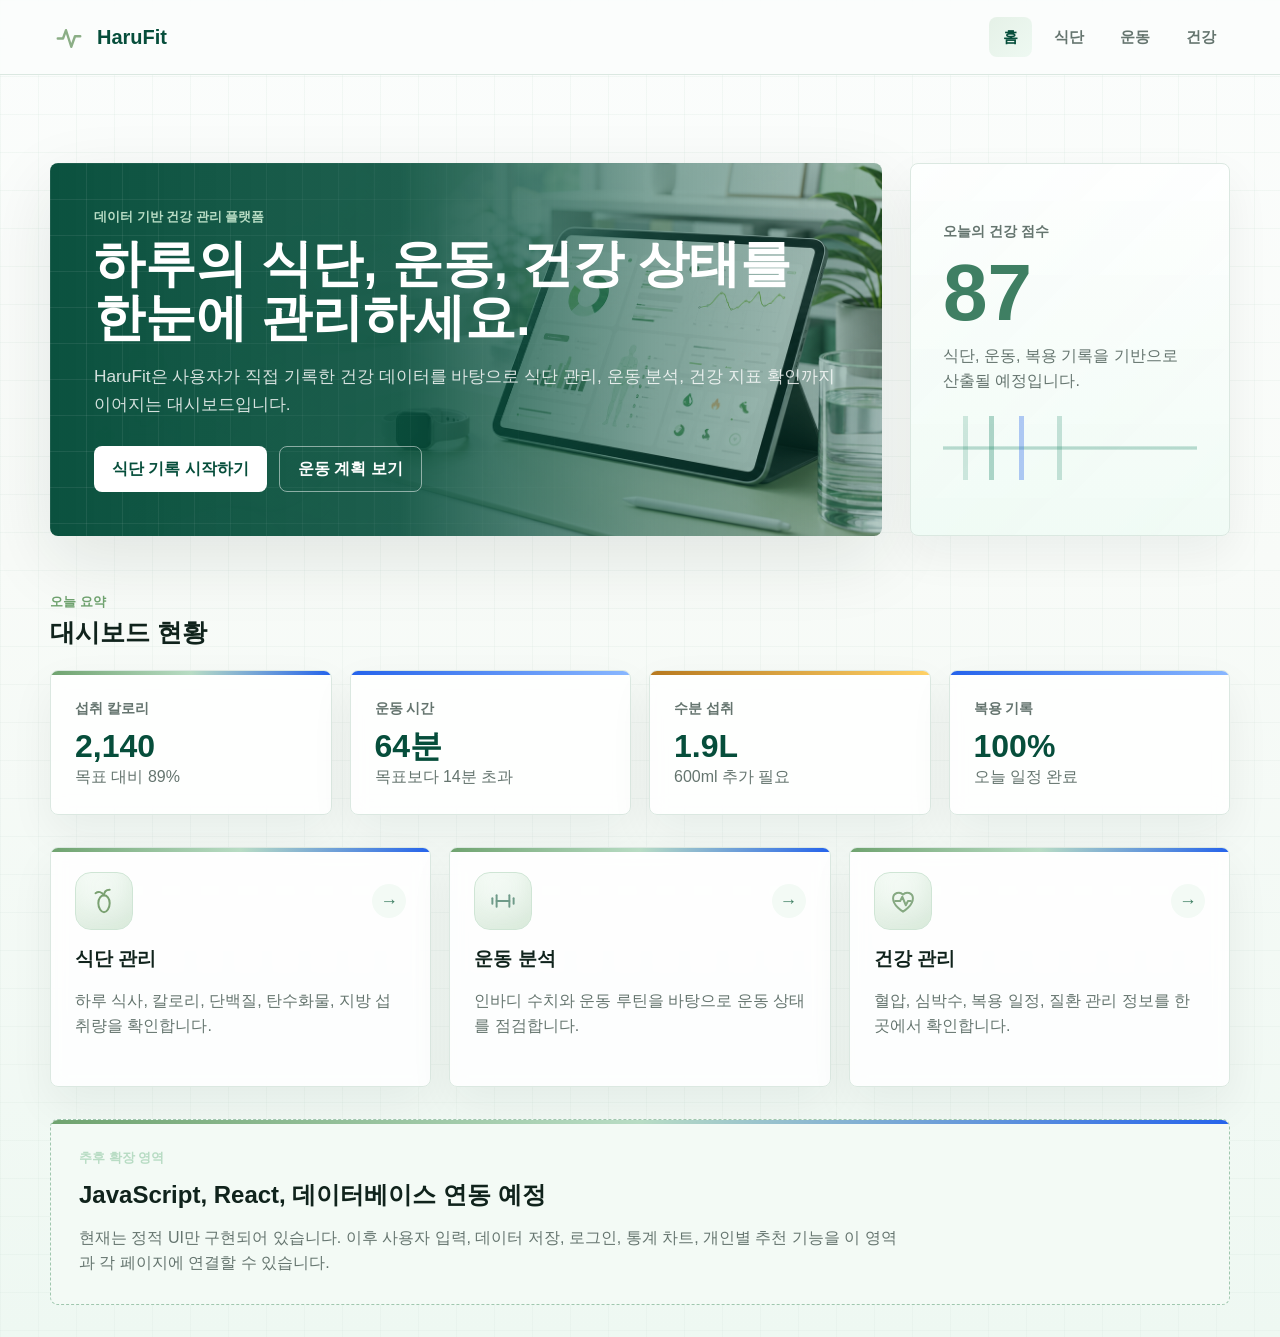
<file: HealthService/html/index.html>
<!DOCTYPE html>
<html lang="ko">
<head>
  <meta charset="UTF-8" />
  <meta name="viewport" content="width=device-width, initial-scale=1.0" />
  <title>HaruFit | 메인</title>
  <link rel="stylesheet" href="../css/styles.css" />
</head>
<body>
  <header class="site-header">
    <nav class="navbar" aria-label="주요 메뉴">
      <a class="brand" href="index.html">
        <span class="brand-mark" aria-hidden="true">
          <svg viewBox="0 0 40 40" focusable="false">
            <path d="M5 22h7l4-11 7 22 5-14h7" />
          </svg>
        </span>
        HaruFit
      </a>
      <ul class="nav-links">
        <li><a class="active" href="index.html">홈</a></li>
        <li><a href="diet.html">식단</a></li>
        <li><a href="exercise.html">운동</a></li>
        <li><a href="health.html">건강</a></li>
      </ul>
    </nav>
  </header>

  <main>
    <section class="hero section">
      <div class="hero-content">
        <p class="eyebrow">데이터 기반 건강 관리 플랫폼</p>
        <h1>하루의 식단, 운동, 건강 상태를 한눈에 관리하세요.</h1>
        <p class="hero-text">
          HaruFit은 사용자가 직접 기록한 건강 데이터를 바탕으로 식단 관리,
          운동 분석, 건강 지표 확인까지 이어지는 대시보드입니다.
        </p>
        <div class="hero-actions">
          <a class="button primary" href="diet.html">식단 기록 시작하기</a>
          <a class="button secondary" href="exercise.html">운동 계획 보기</a>
        </div>
      </div>
      <aside class="hero-panel" aria-label="오늘의 건강 요약">
        <span class="panel-label">오늘의 건강 점수</span>
        <strong>87</strong>
        <p>식단, 운동, 복용 기록을 기반으로 산출될 예정입니다.</p>
      </aside>
    </section>

    <section class="section">
      <div class="section-heading">
        <p class="eyebrow">오늘 요약</p>
        <h2>대시보드 현황</h2>
      </div>
      <div class="stats-grid">
        <article class="metric-card">
          <span>섭취 칼로리</span>
          <strong>2,140</strong>
          <p>목표 대비 89%</p>
        </article>
        <article class="metric-card">
          <span>운동 시간</span>
          <strong>64분</strong>
          <p>목표보다 14분 초과</p>
        </article>
        <article class="metric-card">
          <span>수분 섭취</span>
          <strong>1.9L</strong>
          <p>600ml 추가 필요</p>
        </article>
        <article class="metric-card">
          <span>복용 기록</span>
          <strong>100%</strong>
          <p>오늘 일정 완료</p>
        </article>
      </div>
    </section>

    <section class="section feature-grid" aria-label="주요 기능">
      <a class="feature-card" href="diet.html" aria-label="식단 관리 페이지로 이동">
        <div class="feature-card-top">
          <div class="feature-icon feature-icon-diet" aria-hidden="true">
            <svg viewBox="0 0 48 48" focusable="false">
              <path d="M24 16c-4 0-8 4-8 11 0 7 4 13 8 13s8-6 8-13c0-7-4-11-8-11Z" />
              <path d="M24 16c0-5 3-8 8-8" />
              <path d="M24 16c-3-5-8-6-12-3" />
            </svg>
          </div>
          <span class="feature-arrow">→</span>
        </div>
        <h3>식단 관리</h3>
        <p>하루 식사, 칼로리, 단백질, 탄수화물, 지방 섭취량을 확인합니다.</p>
      </a>

      <a class="feature-card" href="exercise.html" aria-label="운동 분석 페이지로 이동">
        <div class="feature-card-top">
          <div class="feature-icon feature-icon-exercise" aria-hidden="true">
            <svg viewBox="0 0 48 48" focusable="false">
              <path d="M9 28v-8" />
              <path d="M15 32V16" />
              <path d="M33 32V16" />
              <path d="M39 28v-8" />
              <path d="M15 24h18" />
            </svg>
          </div>
          <span class="feature-arrow">→</span>
        </div>
        <h3>운동 분석</h3>
        <p>인바디 수치와 운동 루틴을 바탕으로 운동 상태를 점검합니다.</p>
      </a>

      <a class="feature-card" href="health.html" aria-label="건강 관리 페이지로 이동">
        <div class="feature-card-top">
          <div class="feature-icon feature-icon-health" aria-hidden="true">
            <svg viewBox="0 0 48 48" focusable="false">
              <path d="M24 39s-14-8-14-19a8 8 0 0 1 14-5 8 8 0 0 1 14 5c0 11-14 19-14 19Z" />
              <path d="M13 24h7l3-6 5 12 3-6h4" />
            </svg>
          </div>
          <span class="feature-arrow">→</span>
        </div>
        <h3>건강 관리</h3>
        <p>혈압, 심박수, 복용 일정, 질환 관리 정보를 한곳에서 확인합니다.</p>
      </a>
    </section>

    <section class="section placeholder-card">
      <p class="eyebrow">추후 확장 영역</p>
      <h2>JavaScript, React, 데이터베이스 연동 예정</h2>
      <p>
        현재는 정적 UI만 구현되어 있습니다. 이후 사용자 입력, 데이터 저장,
        로그인, 통계 차트, 개인별 추천 기능을 이 영역과 각 페이지에 연결할 수 있습니다.
      </p>
    </section>
  </main>
</body>
</html>
</file>
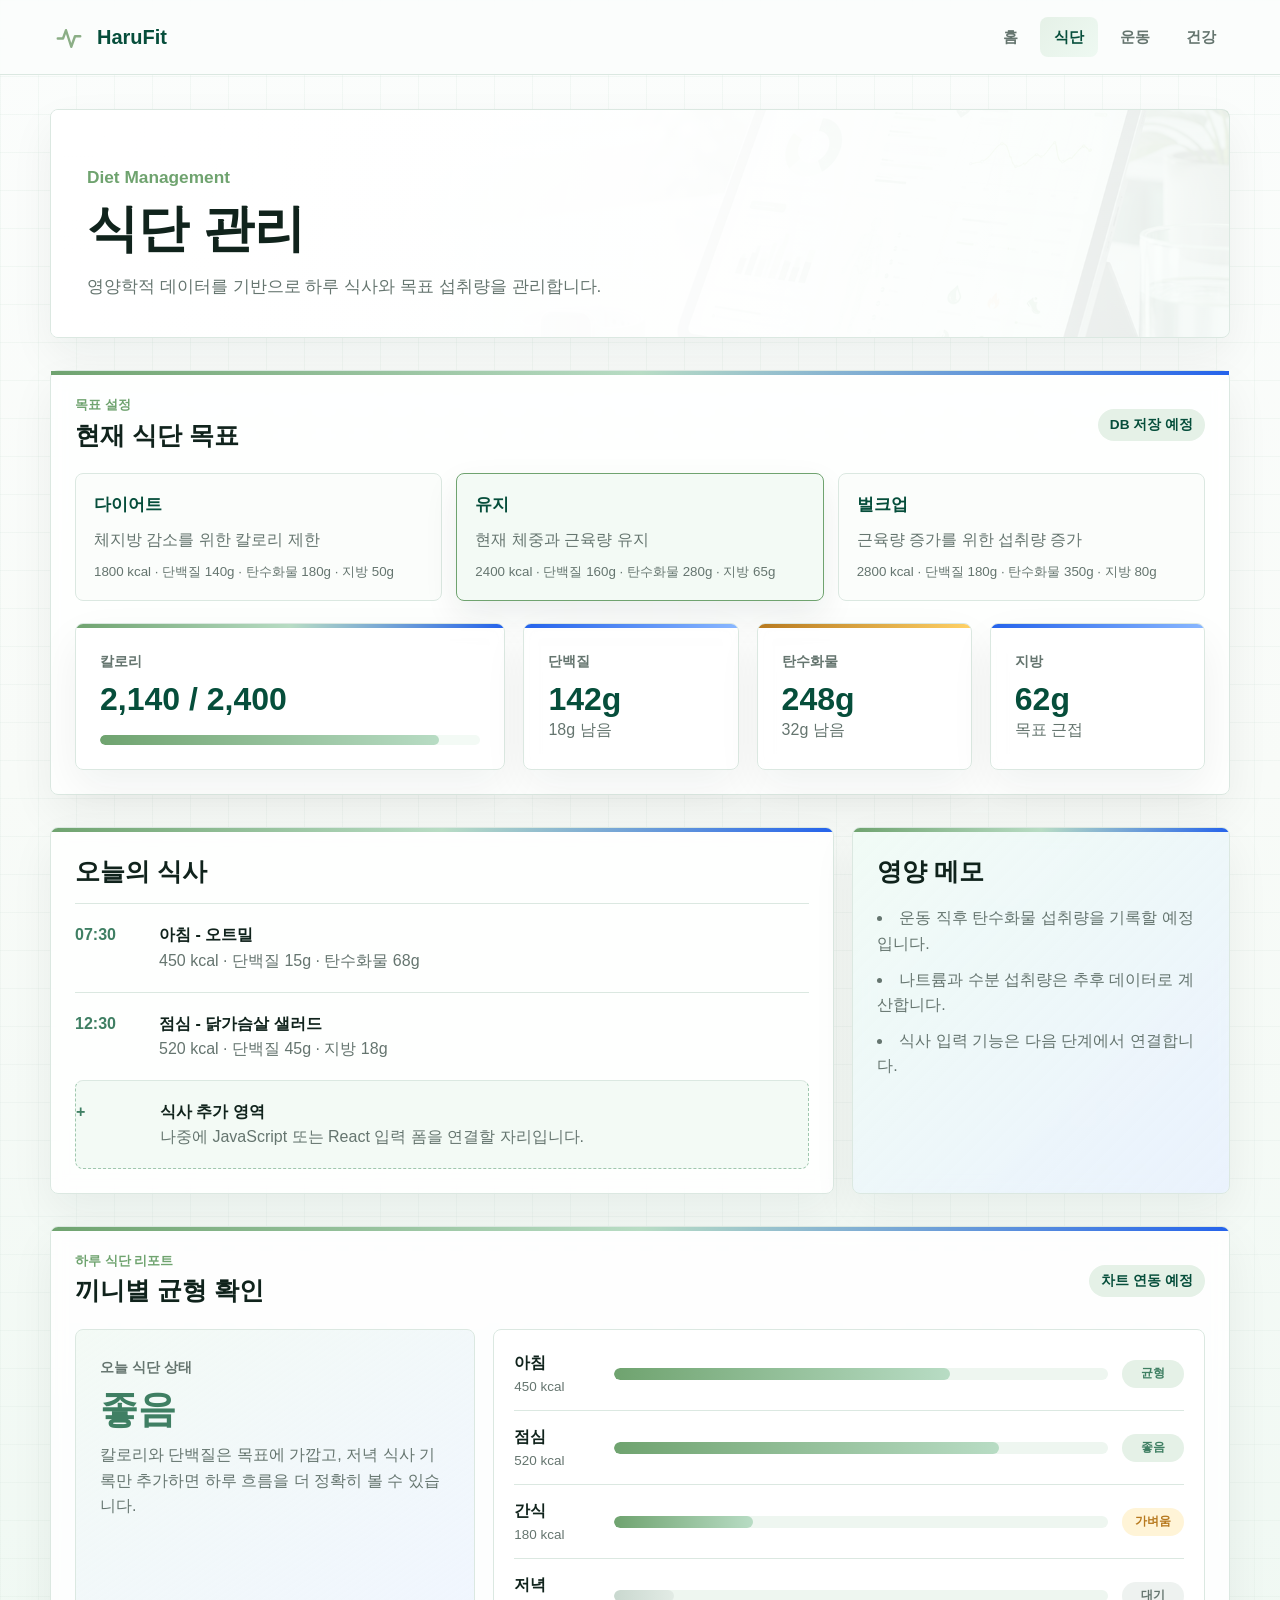
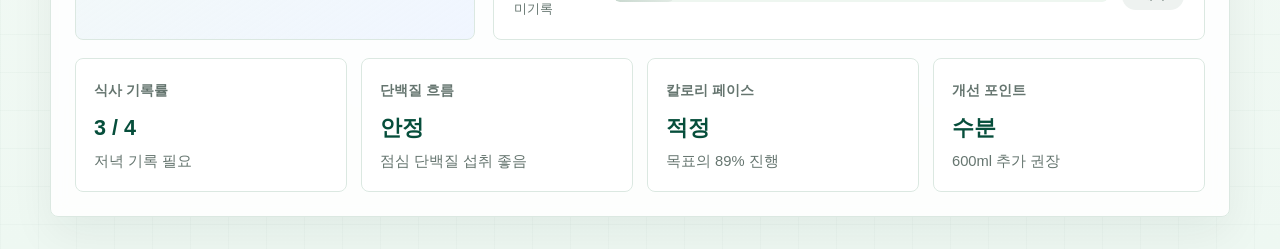
<file: HealthService/html/diet.html>
<!DOCTYPE html>
<html lang="ko">
<head>
  <meta charset="UTF-8" />
  <meta name="viewport" content="width=device-width, initial-scale=1.0" />
  <title>HaruFit | 식단 관리</title>
  <link rel="stylesheet" href="../css/styles.css" />
</head>
<body>
  <header class="site-header">
    <nav class="navbar" aria-label="주요 메뉴">
      <a class="brand" href="index.html">
        <span class="brand-mark" aria-hidden="true">
          <svg viewBox="0 0 40 40" focusable="false">
            <path d="M5 22h7l4-11 7 22 5-14h7" />
          </svg>
        </span>
        HaruFit
      </a>
      <ul class="nav-links">
        <li><a href="index.html">홈</a></li>
        <li><a class="active" href="diet.html">식단</a></li>
        <li><a href="exercise.html">운동</a></li>
        <li><a href="health.html">건강</a></li>
      </ul>
    </nav>
  </header>

  <main>
    <section class="page-title section">
      <p class="eyebrow">Diet Management</p>
      <h1>식단 관리</h1>
      <p>영양학적 데이터를 기반으로 하루 식사와 목표 섭취량을 관리합니다.</p>
    </section>

    <section class="section content-card diet-goal-board">
      <input class="goal-radio" type="radio" name="diet-goal" id="goal-cut" />
      <input class="goal-radio" type="radio" name="diet-goal" id="goal-maintain" checked />
      <input class="goal-radio" type="radio" name="diet-goal" id="goal-bulk" />

      <div class="section-heading row-between">
        <div>
          <p class="eyebrow">목표 설정</p>
          <h2>현재 식단 목표</h2>
        </div>
        <span class="future-pill">DB 저장 예정</span>
      </div>
      <div class="choice-grid">
        <label class="choice-card" for="goal-cut">
          <strong>다이어트</strong>
          <p>체지방 감소를 위한 칼로리 제한</p>
          <small>1800 kcal · 단백질 140g · 탄수화물 180g · 지방 50g</small>
        </label>
        <label class="choice-card" for="goal-maintain">
          <strong>유지</strong>
          <p>현재 체중과 근육량 유지</p>
          <small>2400 kcal · 단백질 160g · 탄수화물 280g · 지방 65g</small>
        </label>
        <label class="choice-card" for="goal-bulk">
          <strong>벌크업</strong>
          <p>근육량 증가를 위한 섭취량 증가</p>
          <small>2800 kcal · 단백질 180g · 탄수화물 350g · 지방 80g</small>
        </label>
      </div>

      <div class="goal-summary goal-summary-cut">
        <div class="dashboard-grid">
          <article class="metric-card large-card">
            <span>칼로리</span>
            <strong>1,620 / 1,800</strong>
            <div class="progress"><span style="width: 90%"></span></div>
          </article>
          <article class="metric-card">
            <span>단백질</span>
            <strong>118g</strong>
            <p>22g 남음</p>
          </article>
          <article class="metric-card">
            <span>탄수화물</span>
            <strong>145g</strong>
            <p>35g 남음</p>
          </article>
          <article class="metric-card">
            <span>지방</span>
            <strong>42g</strong>
            <p>8g 남음</p>
          </article>
        </div>
      </div>

      <div class="goal-summary goal-summary-maintain">
        <div class="dashboard-grid">
          <article class="metric-card large-card">
            <span>칼로리</span>
            <strong>2,140 / 2,400</strong>
            <div class="progress"><span style="width: 89%"></span></div>
          </article>
          <article class="metric-card">
            <span>단백질</span>
            <strong>142g</strong>
            <p>18g 남음</p>
          </article>
          <article class="metric-card">
            <span>탄수화물</span>
            <strong>248g</strong>
            <p>32g 남음</p>
          </article>
          <article class="metric-card">
            <span>지방</span>
            <strong>62g</strong>
            <p>목표 근접</p>
          </article>
        </div>
      </div>

      <div class="goal-summary goal-summary-bulk">
        <div class="dashboard-grid">
          <article class="metric-card large-card">
            <span>칼로리</span>
            <strong>2,520 / 2,800</strong>
            <div class="progress"><span style="width: 90%"></span></div>
          </article>
          <article class="metric-card">
            <span>단백질</span>
            <strong>156g</strong>
            <p>24g 남음</p>
          </article>
          <article class="metric-card">
            <span>탄수화물</span>
            <strong>305g</strong>
            <p>45g 남음</p>
          </article>
          <article class="metric-card">
            <span>지방</span>
            <strong>71g</strong>
            <p>9g 남음</p>
          </article>
        </div>
      </div>
    </section>

    <section class="section two-column">
      <article class="content-card">
        <h2>오늘의 식사</h2>
        <div class="list-item">
          <span>07:30</span>
          <div><strong>아침 - 오트밀</strong><p>450 kcal · 단백질 15g · 탄수화물 68g</p></div>
        </div>
        <div class="list-item">
          <span>12:30</span>
          <div><strong>점심 - 닭가슴살 샐러드</strong><p>520 kcal · 단백질 45g · 지방 18g</p></div>
        </div>
        <div class="list-item empty-slot">
          <span>+</span>
          <div><strong>식사 추가 영역</strong><p>나중에 JavaScript 또는 React 입력 폼을 연결할 자리입니다.</p></div>
        </div>
      </article>
      <article class="content-card highlight-card">
        <h2>영양 메모</h2>
        <ul class="check-list">
          <li>운동 직후 탄수화물 섭취량을 기록할 예정입니다.</li>
          <li>나트륨과 수분 섭취량은 추후 데이터로 계산합니다.</li>
          <li>식사 입력 기능은 다음 단계에서 연결합니다.</li>
        </ul>
      </article>
    </section>

    <section class="section content-card daily-meal-report">
      <div class="section-heading row-between">
        <div>
          <p class="eyebrow">하루 식단 리포트</p>
          <h2>끼니별 균형 확인</h2>
        </div>
        <span class="future-pill">차트 연동 예정</span>
      </div>

      <div class="meal-report-grid">
        <article class="meal-score-card">
          <span class="score-label">오늘 식단 상태</span>
          <strong>좋음</strong>
          <p>칼로리와 단백질은 목표에 가깝고, 저녁 식사 기록만 추가하면 하루 흐름을 더 정확히 볼 수 있습니다.</p>
        </article>

        <article class="meal-chart-card">
          <div class="meal-chart-row">
            <div>
              <strong>아침</strong>
              <span>450 kcal</span>
            </div>
            <div class="meal-bar"><span style="width: 68%"></span></div>
            <em class="status-good">균형</em>
          </div>
          <div class="meal-chart-row">
            <div>
              <strong>점심</strong>
              <span>520 kcal</span>
            </div>
            <div class="meal-bar"><span style="width: 78%"></span></div>
            <em class="status-good">좋음</em>
          </div>
          <div class="meal-chart-row">
            <div>
              <strong>간식</strong>
              <span>180 kcal</span>
            </div>
            <div class="meal-bar"><span style="width: 28%"></span></div>
            <em class="status-watch">가벼움</em>
          </div>
          <div class="meal-chart-row">
            <div>
              <strong>저녁</strong>
              <span>미기록</span>
            </div>
            <div class="meal-bar muted-bar"><span style="width: 12%"></span></div>
            <em class="status-empty">대기</em>
          </div>
        </article>
      </div>

      <div class="nutrition-mini-grid">
        <article>
          <span>식사 기록률</span>
          <strong>3 / 4</strong>
          <p>저녁 기록 필요</p>
        </article>
        <article>
          <span>단백질 흐름</span>
          <strong>안정</strong>
          <p>점심 단백질 섭취 좋음</p>
        </article>
        <article>
          <span>칼로리 페이스</span>
          <strong>적정</strong>
          <p>목표의 89% 진행</p>
        </article>
        <article>
          <span>개선 포인트</span>
          <strong>수분</strong>
          <p>600ml 추가 권장</p>
        </article>
      </div>
    </section>
  </main>
</body>
</html>
</file>
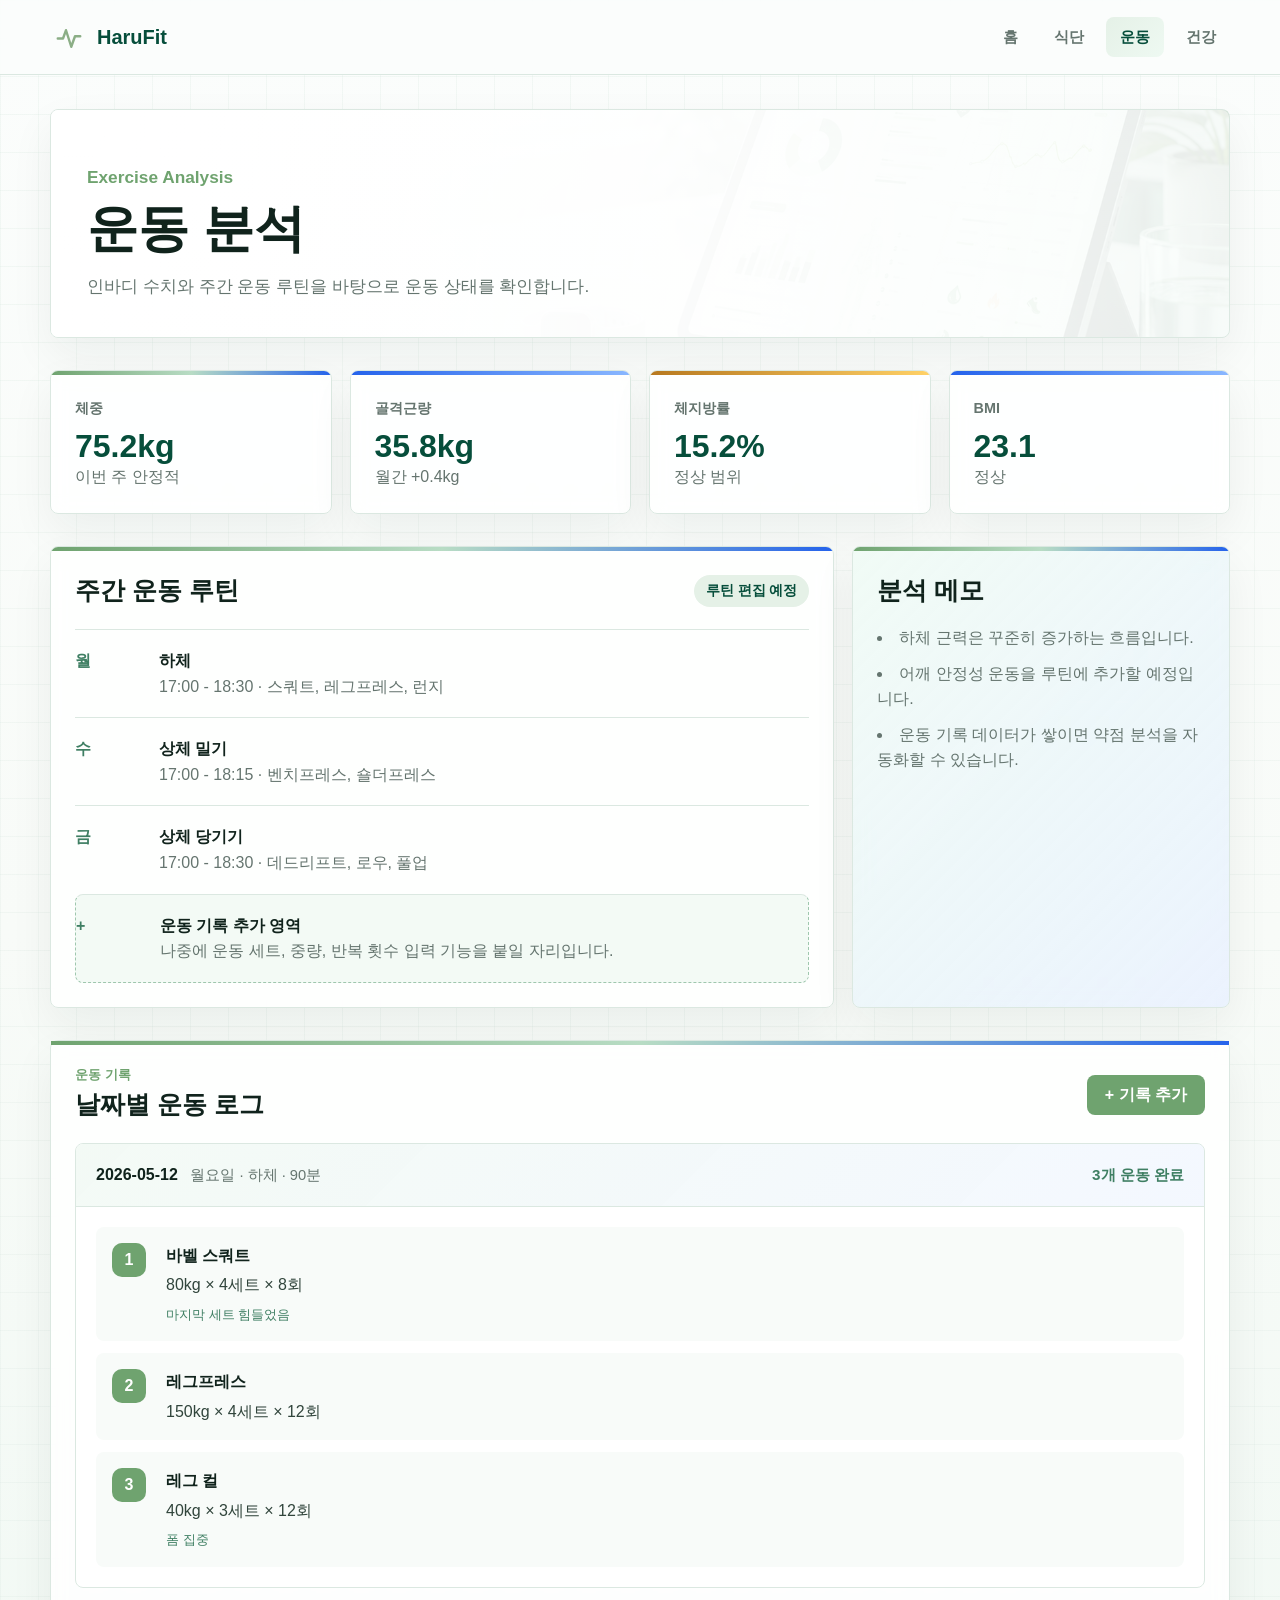
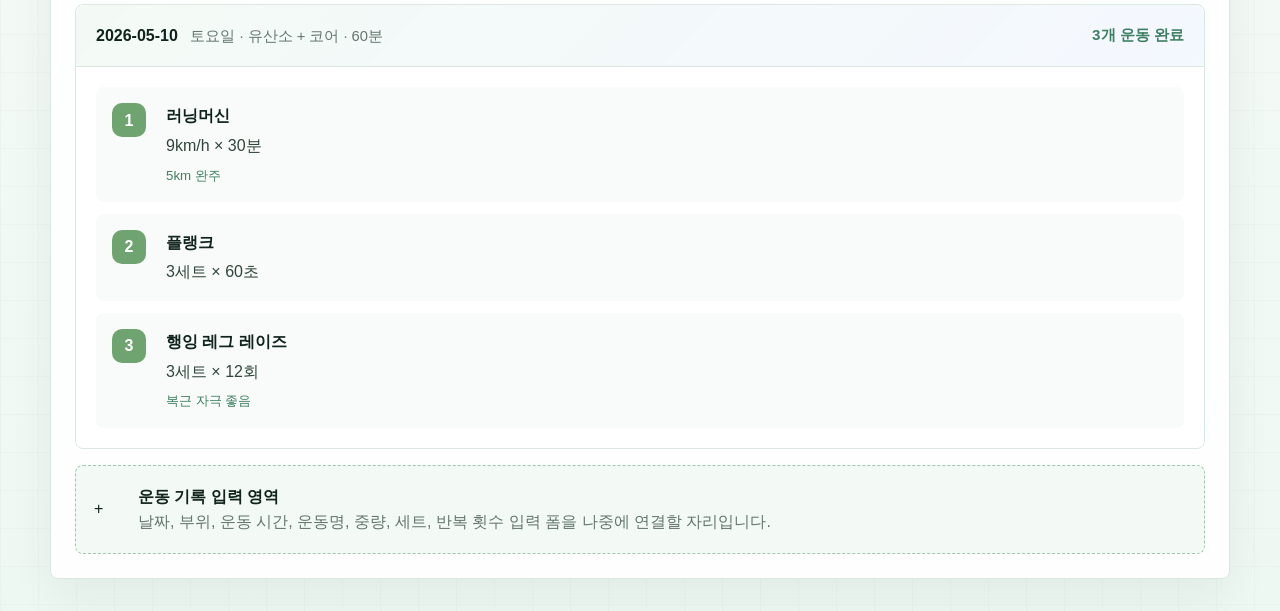
<file: HealthService/html/exercise.html>
<!DOCTYPE html>
<html lang="ko">
<head>
  <meta charset="UTF-8" />
  <meta name="viewport" content="width=device-width, initial-scale=1.0" />
  <title>HaruFit | 운동 분석</title>
  <link rel="stylesheet" href="../css/styles.css" />
</head>
<body>
  <header class="site-header">
    <nav class="navbar" aria-label="주요 메뉴">
      <a class="brand" href="index.html">
        <span class="brand-mark" aria-hidden="true">
          <svg viewBox="0 0 40 40" focusable="false">
            <path d="M5 22h7l4-11 7 22 5-14h7" />
          </svg>
        </span>
        HaruFit
      </a>
      <ul class="nav-links">
        <li><a href="index.html">홈</a></li>
        <li><a href="diet.html">식단</a></li>
        <li><a class="active" href="exercise.html">운동</a></li>
        <li><a href="health.html">건강</a></li>
      </ul>
    </nav>
  </header>

  <main>
    <section class="page-title section">
      <p class="eyebrow">Exercise Analysis</p>
      <h1>운동 분석</h1>
      <p>인바디 수치와 주간 운동 루틴을 바탕으로 운동 상태를 확인합니다.</p>
    </section>

    <section class="section stats-grid">
      <article class="metric-card">
        <span>체중</span>
        <strong>75.2kg</strong>
        <p>이번 주 안정적</p>
      </article>
      <article class="metric-card">
        <span>골격근량</span>
        <strong>35.8kg</strong>
        <p>월간 +0.4kg</p>
      </article>
      <article class="metric-card">
        <span>체지방률</span>
        <strong>15.2%</strong>
        <p>정상 범위</p>
      </article>
      <article class="metric-card">
        <span>BMI</span>
        <strong>23.1</strong>
        <p>정상</p>
      </article>
    </section>

    <section class="section two-column">
      <article class="content-card">
        <div class="section-heading row-between">
          <h2>주간 운동 루틴</h2>
          <span class="future-pill">루틴 편집 예정</span>
        </div>
        <div class="list-item">
          <span>월</span>
          <div><strong>하체</strong><p>17:00 - 18:30 · 스쿼트, 레그프레스, 런지</p></div>
        </div>
        <div class="list-item">
          <span>수</span>
          <div><strong>상체 밀기</strong><p>17:00 - 18:15 · 벤치프레스, 숄더프레스</p></div>
        </div>
        <div class="list-item">
          <span>금</span>
          <div><strong>상체 당기기</strong><p>17:00 - 18:30 · 데드리프트, 로우, 풀업</p></div>
        </div>
        <div class="list-item empty-slot">
          <span>+</span>
          <div><strong>운동 기록 추가 영역</strong><p>나중에 운동 세트, 중량, 반복 횟수 입력 기능을 붙일 자리입니다.</p></div>
        </div>
      </article>
      <article class="content-card highlight-card">
        <h2>분석 메모</h2>
        <ul class="check-list">
          <li>하체 근력은 꾸준히 증가하는 흐름입니다.</li>
          <li>어깨 안정성 운동을 루틴에 추가할 예정입니다.</li>
          <li>운동 기록 데이터가 쌓이면 약점 분석을 자동화할 수 있습니다.</li>
        </ul>
      </article>
    </section>

    <section class="section content-card workout-log-section">
      <div class="section-heading row-between">
        <div>
          <p class="eyebrow">운동 기록</p>
          <h2>날짜별 운동 로그</h2>
        </div>
        <a class="button compact-button" href="#workout-entry">+ 기록 추가</a>
      </div>

      <article class="workout-log-card">
        <header class="workout-log-header">
          <div>
            <span class="log-date">2026-05-12</span>
            <span class="log-meta">월요일 · 하체 · 90분</span>
          </div>
          <strong>3개 운동 완료</strong>
        </header>

        <div class="workout-items">
          <div class="workout-item">
            <span class="workout-number">1</span>
            <div>
              <h3>바벨 스쿼트</h3>
              <p>80kg × 4세트 × 8회</p>
              <small>마지막 세트 힘들었음</small>
            </div>
          </div>
          <div class="workout-item">
            <span class="workout-number">2</span>
            <div>
              <h3>레그프레스</h3>
              <p>150kg × 4세트 × 12회</p>
            </div>
          </div>
          <div class="workout-item">
            <span class="workout-number">3</span>
            <div>
              <h3>레그 컬</h3>
              <p>40kg × 3세트 × 12회</p>
              <small>폼 집중</small>
            </div>
          </div>
        </div>
      </article>

      <article class="workout-log-card">
        <header class="workout-log-header">
          <div>
            <span class="log-date">2026-05-10</span>
            <span class="log-meta">토요일 · 유산소 + 코어 · 60분</span>
          </div>
          <strong>3개 운동 완료</strong>
        </header>

        <div class="workout-items">
          <div class="workout-item">
            <span class="workout-number">1</span>
            <div>
              <h3>러닝머신</h3>
              <p>9km/h × 30분</p>
              <small>5km 완주</small>
            </div>
          </div>
          <div class="workout-item">
            <span class="workout-number">2</span>
            <div>
              <h3>플랭크</h3>
              <p>3세트 × 60초</p>
            </div>
          </div>
          <div class="workout-item">
            <span class="workout-number">3</span>
            <div>
              <h3>행잉 레그 레이즈</h3>
              <p>3세트 × 12회</p>
              <small>복근 자극 좋음</small>
            </div>
          </div>
        </div>
      </article>

      <div class="empty-slot workout-entry-slot" id="workout-entry">
        <span>+</span>
        <div>
          <strong>운동 기록 입력 영역</strong>
          <p>날짜, 부위, 운동 시간, 운동명, 중량, 세트, 반복 횟수 입력 폼을 나중에 연결할 자리입니다.</p>
        </div>
      </div>
    </section>
  </main>
</body>
</html>
</file>
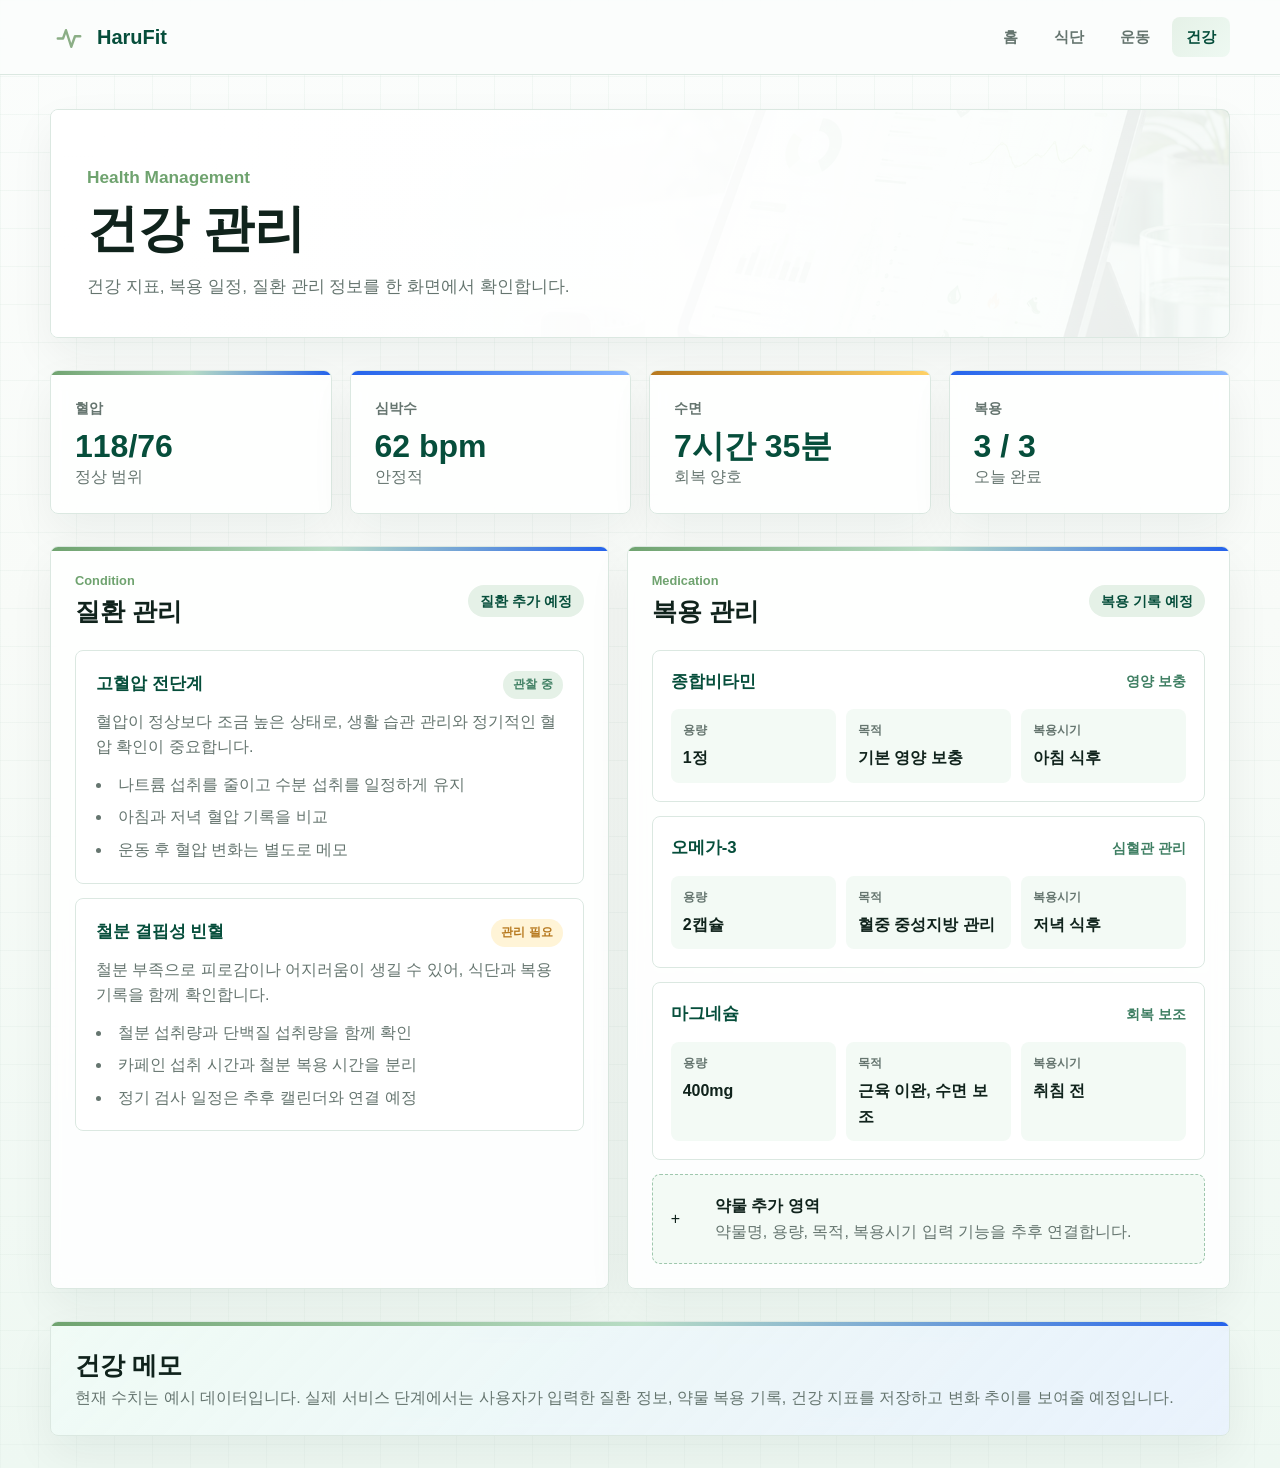
<file: HealthService/html/health.html>
<!DOCTYPE html>
<html lang="ko">
<head>
  <meta charset="UTF-8" />
  <meta name="viewport" content="width=device-width, initial-scale=1.0" />
  <title>HaruFit | 건강 관리</title>
  <link rel="stylesheet" href="../css/styles.css" />
</head>
<body>
  <header class="site-header">
    <nav class="navbar" aria-label="주요 메뉴">
      <a class="brand" href="index.html">
        <span class="brand-mark" aria-hidden="true">
          <svg viewBox="0 0 40 40" focusable="false">
            <path d="M5 22h7l4-11 7 22 5-14h7" />
          </svg>
        </span>
        HaruFit
      </a>
      <ul class="nav-links">
        <li><a href="index.html">홈</a></li>
        <li><a href="diet.html">식단</a></li>
        <li><a href="exercise.html">운동</a></li>
        <li><a class="active" href="health.html">건강</a></li>
      </ul>
    </nav>
  </header>

  <main>
    <section class="page-title section">
      <p class="eyebrow">Health Management</p>
      <h1>건강 관리</h1>
      <p>건강 지표, 복용 일정, 질환 관리 정보를 한 화면에서 확인합니다.</p>
    </section>

    <section class="section stats-grid">
      <article class="metric-card">
        <span>혈압</span>
        <strong>118/76</strong>
        <p>정상 범위</p>
      </article>
      <article class="metric-card">
        <span>심박수</span>
        <strong>62 bpm</strong>
        <p>안정적</p>
      </article>
      <article class="metric-card">
        <span>수면</span>
        <strong>7시간 35분</strong>
        <p>회복 양호</p>
      </article>
      <article class="metric-card">
        <span>복용</span>
        <strong>3 / 3</strong>
        <p>오늘 완료</p>
      </article>
    </section>

    <section class="section health-management-grid">
      <article class="content-card">
        <div class="section-heading row-between">
          <div>
            <p class="eyebrow">Condition</p>
            <h2>질환 관리</h2>
          </div>
          <span class="future-pill">질환 추가 예정</span>
        </div>

        <div class="condition-card">
          <div class="condition-header">
            <strong>고혈압 전단계</strong>
            <span class="status-good">관찰 중</span>
          </div>
          <p>
            혈압이 정상보다 조금 높은 상태로, 생활 습관 관리와 정기적인 혈압 확인이 중요합니다.
          </p>
          <ul>
            <li>나트륨 섭취를 줄이고 수분 섭취를 일정하게 유지</li>
            <li>아침과 저녁 혈압 기록을 비교</li>
            <li>운동 후 혈압 변화는 별도로 메모</li>
          </ul>
        </div>

        <div class="condition-card">
          <div class="condition-header">
            <strong>철분 결핍성 빈혈</strong>
            <span class="status-watch">관리 필요</span>
          </div>
          <p>
            철분 부족으로 피로감이나 어지러움이 생길 수 있어, 식단과 복용 기록을 함께 확인합니다.
          </p>
          <ul>
            <li>철분 섭취량과 단백질 섭취량을 함께 확인</li>
            <li>카페인 섭취 시간과 철분 복용 시간을 분리</li>
            <li>정기 검사 일정은 추후 캘린더와 연결 예정</li>
          </ul>
        </div>
      </article>

      <article class="content-card medication-card">
        <div class="section-heading row-between">
          <div>
            <p class="eyebrow">Medication</p>
            <h2>복용 관리</h2>
          </div>
          <span class="future-pill">복용 기록 예정</span>
        </div>

        <div class="medicine-list">
          <article class="medicine-item">
            <div>
              <strong>종합비타민</strong>
              <span>영양 보충</span>
            </div>
            <dl>
              <div><dt>용량</dt><dd>1정</dd></div>
              <div><dt>목적</dt><dd>기본 영양 보충</dd></div>
              <div><dt>복용시기</dt><dd>아침 식후</dd></div>
            </dl>
          </article>

          <article class="medicine-item">
            <div>
              <strong>오메가-3</strong>
              <span>심혈관 관리</span>
            </div>
            <dl>
              <div><dt>용량</dt><dd>2캡슐</dd></div>
              <div><dt>목적</dt><dd>혈중 중성지방 관리</dd></div>
              <div><dt>복용시기</dt><dd>저녁 식후</dd></div>
            </dl>
          </article>

          <article class="medicine-item">
            <div>
              <strong>마그네슘</strong>
              <span>회복 보조</span>
            </div>
            <dl>
              <div><dt>용량</dt><dd>400mg</dd></div>
              <div><dt>목적</dt><dd>근육 이완, 수면 보조</dd></div>
              <div><dt>복용시기</dt><dd>취침 전</dd></div>
            </dl>
          </article>
        </div>

        <div class="empty-slot medicine-entry-slot">
          <span>+</span>
          <div><strong>약물 추가 영역</strong><p>약물명, 용량, 목적, 복용시기 입력 기능을 추후 연결합니다.</p></div>
        </div>
      </article>
    </section>

    <section class="section content-card highlight-card">
      <h2>건강 메모</h2>
        <p>
          현재 수치는 예시 데이터입니다. 실제 서비스 단계에서는 사용자가 입력한
          질환 정보, 약물 복용 기록, 건강 지표를 저장하고 변화 추이를 보여줄 예정입니다.
        </p>
    </section>
  </main>
</body>
</html>
</file>
<file: HealthService/css/styles.css>
:root {
  --green-900: #064e3b;
  --green-800: #3f7f63;
  --green-700: #6fa36f;
  --green-100: #e5f1e7;
  --green-50: #f3faf5;
  --mint: #b8dcc4;
  --blue-100: #e7f0ff;
  --blue-700: #2563eb;
  --amber-100: #fff4d7;
  --amber-700: #b7791f;
  --ink: #10231c;
  --muted: #65756f;
  --line: #dbe8e1;
  --card: #ffffff;
  --page: #f8fbf8;
  --shadow: 0 18px 45px rgba(16, 35, 28, 0.06);
  --shadow-strong: 0 24px 70px rgba(16, 35, 28, 0.1);
}

* {
  box-sizing: border-box;
  margin: 0;
  padding: 0;
}

body {
  min-height: 100vh;
  background:
    linear-gradient(90deg, rgba(219, 232, 225, 0.28) 1px, transparent 1px),
    linear-gradient(180deg, rgba(219, 232, 225, 0.28) 1px, transparent 1px),
    linear-gradient(180deg, #fbfdfc 0%, var(--page) 42%, #eef8f2 100%);
  background-size: 38px 38px, 38px 38px, auto;
  color: var(--ink);
  font-family: "Noto Sans KR", "Apple SD Gothic Neo", "Malgun Gothic", Arial, sans-serif;
  line-height: 1.6;
}

a {
  color: inherit;
  text-decoration: none;
}

ul {
  list-style-position: inside;
}

.site-header {
  position: sticky;
  top: 0;
  z-index: 10;
  background: rgba(251, 253, 252, 0.88);
  border-bottom: 1px solid var(--line);
  backdrop-filter: blur(12px);
}

.navbar {
  width: min(1180px, calc(100% - 32px));
  margin: 0 auto;
  min-height: 74px;
  display: flex;
  align-items: center;
  justify-content: space-between;
  gap: 24px;
}

.brand {
  display: inline-flex;
  align-items: center;
  gap: 9px;
  color: var(--green-900);
  font-size: 1.25rem;
  font-weight: 800;
  white-space: nowrap;
}

.brand-mark {
  width: 38px;
  height: 30px;
  display: inline-grid;
  place-items: center;
  color: #8bae86;
}

.brand-mark svg {
  width: 100%;
  height: 100%;
}

.brand-mark path {
  fill: none;
  stroke: currentColor;
  stroke-width: 3.2;
  stroke-linecap: round;
  stroke-linejoin: round;
}

.nav-links {
  display: flex;
  align-items: center;
  justify-content: flex-end;
  flex-wrap: wrap;
  gap: 8px;
  list-style: none;
}

.nav-links a {
  display: inline-flex;
  align-items: center;
  min-height: 40px;
  padding: 0 14px;
  border-radius: 8px;
  color: var(--muted);
  font-size: 0.95rem;
  font-weight: 700;
}

.nav-links a:hover,
.nav-links a.active {
  background: linear-gradient(135deg, var(--green-100), #eef9f2);
  color: var(--green-900);
}

main {
  width: min(1180px, calc(100% - 32px));
  margin: 0 auto;
}

.section {
  margin: 32px 0;
}

.hero {
  display: grid;
  grid-template-columns: minmax(0, 1fr) 320px;
  gap: 28px;
  align-items: stretch;
  padding: 56px 0 24px;
}

.hero-content {
  position: relative;
  overflow: hidden;
  padding: 44px;
  border-radius: 8px;
  background:
    linear-gradient(90deg, rgba(6, 78, 59, 0.98) 0%, rgba(6, 78, 59, 0.9) 42%, rgba(6, 78, 59, 0.52) 72%, rgba(6, 78, 59, 0.3) 100%),
    url("../assets/healthcare-hero.png") center right / cover no-repeat;
  color: white;
  box-shadow: var(--shadow-strong);
}

.hero-content::before {
  content: "";
  position: absolute;
  inset: 0;
  background:
    linear-gradient(90deg, rgba(255, 255, 255, 0.08) 1px, transparent 1px),
    linear-gradient(180deg, rgba(255, 255, 255, 0.08) 1px, transparent 1px);
  background-size: 36px 36px;
  mask-image: linear-gradient(90deg, black 0%, transparent 72%);
  pointer-events: none;
}

.hero-content > * {
  position: relative;
  z-index: 1;
}

.eyebrow {
  color: var(--mint);
  font-size: 0.8rem;
  font-weight: 800;
  letter-spacing: 0;
}

.hero h1,
.page-title h1 {
  max-width: 760px;
  margin-top: 10px;
  font-size: clamp(2.1rem, 4vw, 4.6rem);
  line-height: 1.05;
}

.hero-text,
.page-title p {
  max-width: 760px;
  margin-top: 18px;
  color: rgba(255, 255, 255, 0.82);
  font-size: 1.08rem;
}

.hero-actions {
  display: flex;
  flex-wrap: wrap;
  gap: 12px;
  margin-top: 28px;
}

.button {
  display: inline-flex;
  align-items: center;
  justify-content: center;
  min-height: 46px;
  padding: 0 18px;
  border-radius: 8px;
  font-weight: 800;
  transition: transform 0.2s ease, box-shadow 0.2s ease, background 0.2s ease;
}

.button:hover {
  transform: translateY(-2px);
  box-shadow: 0 12px 28px rgba(16, 35, 28, 0.16);
}

.button.primary {
  background: white;
  color: var(--green-900);
}

.button.secondary {
  border: 1px solid rgba(255, 255, 255, 0.5);
  color: white;
}

.compact-button {
  min-height: 40px;
  background: var(--green-700);
  color: white;
  box-shadow: none;
}

.hero-panel,
.metric-card,
.feature-card,
.content-card {
  position: relative;
  overflow: hidden;
  border: 1px solid var(--line);
  border-radius: 8px;
  background: rgba(255, 255, 255, 0.86);
  box-shadow: var(--shadow);
  backdrop-filter: blur(8px);
}

.metric-card::before,
.feature-card::before,
.content-card::before,
.placeholder-card::before {
  content: "";
  position: absolute;
  inset: 0 0 auto;
  height: 4px;
  background: linear-gradient(90deg, var(--green-700), var(--mint), var(--blue-700));
}

.metric-card,
.feature-card,
.content-card,
.choice-card {
  transition: transform 0.22s ease, box-shadow 0.22s ease, border-color 0.22s ease;
}

.metric-card:hover,
.feature-card:hover,
.content-card:hover,
.choice-card:hover {
  transform: translateY(-3px);
  border-color: #b6d6c3;
  box-shadow: var(--shadow-strong);
}

.hero-panel {
  padding: 32px;
  display: flex;
  flex-direction: column;
  justify-content: center;
  background:
    linear-gradient(180deg, rgba(255, 255, 255, 0.92), rgba(240, 251, 245, 0.94)),
    linear-gradient(135deg, rgba(158, 230, 191, 0.32), transparent);
}

.hero-panel::after {
  content: "";
  height: 64px;
  margin-top: 22px;
  border-radius: 8px;
  background:
    linear-gradient(90deg, transparent 0 8%, rgba(18, 128, 95, 0.18) 8% 10%, transparent 10% 18%, rgba(18, 128, 95, 0.32) 18% 20%, transparent 20% 30%, rgba(37, 99, 235, 0.34) 30% 32%, transparent 32% 45%, rgba(18, 128, 95, 0.22) 45% 47%, transparent 47% 100%),
    linear-gradient(180deg, transparent 47%, rgba(18, 128, 95, 0.28) 48%, rgba(18, 128, 95, 0.28) 52%, transparent 53%);
}

.panel-label,
.metric-card span {
  color: var(--muted);
  font-size: 0.9rem;
  font-weight: 800;
}

.hero-panel strong {
  margin: 10px 0;
  color: var(--green-800);
  font-size: 5rem;
  line-height: 1;
}

.section-heading {
  margin-bottom: 18px;
}

.section-heading .eyebrow,
.page-title .eyebrow {
  color: var(--green-700);
}

.section-heading h2,
.content-card h2 {
  font-size: 1.55rem;
}

.stats-grid,
.feature-grid,
.dashboard-grid {
  display: grid;
  grid-template-columns: repeat(4, minmax(0, 1fr));
  gap: 18px;
}

.feature-grid {
  grid-template-columns: repeat(3, minmax(0, 1fr));
}

.dashboard-grid {
  grid-template-columns: 2fr repeat(3, 1fr);
}

.metric-card,
.feature-card,
.content-card {
  padding: 24px;
}

.metric-card strong {
  display: block;
  margin-top: 8px;
  color: var(--green-900);
  font-size: 2rem;
  line-height: 1.1;
}

.metric-card:nth-child(2n)::before {
  background: linear-gradient(90deg, var(--blue-700), #89b7ff);
}

.metric-card:nth-child(3n)::before {
  background: linear-gradient(90deg, var(--amber-700), #ffd166);
}

.metric-card p,
.feature-card p,
.content-card p,
.hero-panel p {
  color: var(--muted);
}

.feature-card {
  min-height: 240px;
  display: flex;
  flex-direction: column;
  gap: 14px;
  color: inherit;
  cursor: pointer;
}

.feature-card-top {
  display: flex;
  align-items: center;
  justify-content: space-between;
  gap: 16px;
}

.feature-icon {
  width: 58px;
  height: 58px;
  display: grid;
  place-items: center;
  border-radius: 16px;
  border: 1px solid #cfe5d5;
  background: linear-gradient(135deg, #f8fdf9, var(--green-100));
  color: var(--green-700);
  box-shadow: inset 0 -14px 22px rgba(111, 163, 111, 0.1);
}

.feature-icon svg {
  width: 34px;
  height: 34px;
}

.feature-icon path {
  fill: none;
  stroke: currentColor;
  stroke-width: 2.8;
  stroke-linecap: round;
  stroke-linejoin: round;
}

.feature-icon-diet {
  color: #7aa171;
}

.feature-icon-exercise {
  color: #6f9b89;
}

.feature-icon-health {
  color: #86a982;
}

.feature-arrow {
  width: 34px;
  height: 34px;
  display: grid;
  place-items: center;
  border-radius: 50%;
  background: var(--green-50);
  color: var(--green-800);
  font-size: 1.1rem;
  font-weight: 900;
  transition: transform 0.22s ease, background 0.22s ease;
}

.feature-card:hover .feature-arrow,
.feature-card:focus-visible .feature-arrow {
  background: var(--green-100);
  transform: translateX(4px);
}

.feature-card:focus-visible {
  outline: 3px solid rgba(111, 163, 111, 0.32);
  outline-offset: 4px;
}

.row-between {
  display: flex;
  align-items: center;
  justify-content: space-between;
  gap: 16px;
}

.choice-grid {
  display: grid;
  grid-template-columns: repeat(3, minmax(0, 1fr));
  gap: 14px;
  margin-top: 18px;
}

.goal-radio {
  position: absolute;
  inline-size: 1px;
  block-size: 1px;
  opacity: 0;
  pointer-events: none;
}

.diet-goal-board {
  overflow: visible;
}

.choice-card {
  border: 1px solid var(--line);
  border-radius: 8px;
  padding: 18px;
  background: #fbfdfb;
  cursor: pointer;
}

.choice-card:focus-within,
#goal-cut:checked ~ .choice-grid label[for="goal-cut"],
#goal-maintain:checked ~ .choice-grid label[for="goal-maintain"],
#goal-bulk:checked ~ .choice-grid label[for="goal-bulk"] {
  border-color: var(--green-700);
  background: var(--green-50);
  box-shadow: 0 14px 34px rgba(16, 35, 28, 0.08);
}

.choice-card strong {
  color: var(--green-900);
  font-size: 1.05rem;
}

.choice-card p,
.choice-card small {
  display: block;
  margin-top: 8px;
  color: var(--muted);
}

.goal-summary {
  display: none;
  margin-top: 22px;
}

#goal-cut:checked ~ .goal-summary-cut,
#goal-maintain:checked ~ .goal-summary-maintain,
#goal-bulk:checked ~ .goal-summary-bulk {
  display: block;
}

.future-pill {
  display: inline-flex;
  align-items: center;
  min-height: 32px;
  padding: 0 12px;
  border-radius: 999px;
  background: var(--green-100);
  color: var(--green-900);
  font-size: 0.85rem;
  font-weight: 800;
  white-space: nowrap;
}

.empty-slot {
  border: 1px dashed #9fc7ae;
  border-radius: 8px;
  padding: 18px;
  background: var(--green-50);
}

.placeholder-card {
  position: relative;
  overflow: hidden;
  border: 1px dashed #9fc7ae;
  border-radius: 8px;
  padding: 28px;
  background: var(--green-50);
}

.placeholder-card h2 {
  margin-top: 8px;
}

.placeholder-card p:last-child {
  max-width: 820px;
  margin-top: 10px;
  color: var(--muted);
}

.page-title {
  position: relative;
  margin-top: 34px;
  padding: 36px;
  border: 1px solid var(--line);
  border-radius: 8px;
  background:
    linear-gradient(100deg, rgba(255, 255, 255, 0.94), rgba(240, 251, 245, 0.82)),
    url("../assets/healthcare-hero.png") center right / cover no-repeat;
  box-shadow: var(--shadow);
  overflow: hidden;
}

.page-title::after {
  content: "";
  position: absolute;
  inset: 0;
  background: linear-gradient(90deg, rgba(255, 255, 255, 0.96) 0%, rgba(255, 255, 255, 0.9) 50%, rgba(255, 255, 255, 0.55) 100%);
}

.page-title > * {
  position: relative;
  z-index: 1;
}

.page-title p {
  color: var(--muted);
}

.progress {
  height: 10px;
  margin-top: 18px;
  overflow: hidden;
  border-radius: 999px;
  background: var(--green-50);
}

.progress span {
  display: block;
  height: 100%;
  border-radius: inherit;
  background: linear-gradient(90deg, var(--green-700), var(--mint));
}

.two-column {
  display: grid;
  grid-template-columns: minmax(0, 1.35fr) minmax(280px, 0.65fr);
  gap: 18px;
}

.list-item {
  display: grid;
  grid-template-columns: 68px 1fr;
  gap: 16px;
  padding: 18px 0;
  border-top: 1px solid var(--line);
}

.list-item:first-of-type {
  margin-top: 12px;
}

.list-item span {
  color: var(--green-800);
  font-weight: 900;
}

.check-list {
  margin-top: 14px;
  color: var(--muted);
}

.check-list li {
  margin: 10px 0;
}

.highlight-card {
  background:
    linear-gradient(135deg, rgba(240, 251, 245, 0.95), rgba(231, 240, 255, 0.78));
}

.meal-report-grid {
  display: grid;
  grid-template-columns: minmax(260px, 0.72fr) minmax(0, 1.28fr);
  gap: 18px;
}

.meal-score-card,
.meal-chart-card,
.nutrition-mini-grid article {
  border: 1px solid var(--line);
  border-radius: 8px;
  background: rgba(255, 255, 255, 0.72);
}

.meal-score-card {
  padding: 24px;
  background:
    linear-gradient(145deg, rgba(243, 250, 245, 0.98), rgba(231, 240, 255, 0.62));
}

.score-label,
.nutrition-mini-grid span {
  color: var(--muted);
  font-size: 0.85rem;
  font-weight: 800;
}

.meal-score-card strong {
  display: block;
  margin-top: 10px;
  color: var(--green-800);
  font-size: 2.4rem;
  line-height: 1;
}

.meal-score-card p {
  margin-top: 14px;
}

.meal-chart-card {
  padding: 20px;
}

.meal-chart-row {
  display: grid;
  grid-template-columns: 86px minmax(120px, 1fr) 62px;
  align-items: center;
  gap: 14px;
  padding: 13px 0;
  border-top: 1px solid var(--line);
}

.meal-chart-row:first-child {
  border-top: 0;
  padding-top: 0;
}

.meal-chart-row:last-child {
  padding-bottom: 0;
}

.meal-chart-row strong,
.meal-chart-row span {
  display: block;
}

.meal-chart-row span {
  color: var(--muted);
  font-size: 0.84rem;
}

.meal-bar {
  height: 12px;
  overflow: hidden;
  border-radius: 999px;
  background: #eef6f0;
}

.meal-bar span {
  display: block;
  height: 100%;
  border-radius: inherit;
  background: linear-gradient(90deg, var(--green-700), var(--mint));
}

.muted-bar span {
  background: linear-gradient(90deg, #c9d8cf, #e2ebe5);
}

.meal-chart-row em {
  min-height: 28px;
  display: inline-flex;
  align-items: center;
  justify-content: center;
  border-radius: 999px;
  font-size: 0.78rem;
  font-style: normal;
  font-weight: 800;
}

.status-good {
  background: var(--green-100);
  color: var(--green-800);
}

.status-watch {
  background: var(--amber-100);
  color: var(--amber-700);
}

.status-empty {
  background: #eef2f0;
  color: var(--muted);
}

.nutrition-mini-grid {
  display: grid;
  grid-template-columns: repeat(4, minmax(0, 1fr));
  gap: 14px;
  margin-top: 18px;
}

.nutrition-mini-grid article {
  padding: 18px;
}

.nutrition-mini-grid strong {
  display: block;
  margin-top: 8px;
  color: var(--green-900);
  font-size: 1.35rem;
}

.nutrition-mini-grid p {
  margin-top: 4px;
  color: var(--muted);
  font-size: 0.92rem;
}

.workout-log-section {
  overflow: visible;
}

.workout-log-card {
  overflow: hidden;
  border: 1px solid var(--line);
  border-radius: 8px;
  background: rgba(255, 255, 255, 0.78);
}

.workout-log-card + .workout-log-card,
.workout-entry-slot {
  margin-top: 16px;
}

.workout-log-header {
  display: flex;
  align-items: center;
  justify-content: space-between;
  gap: 16px;
  padding: 18px 20px;
  background: linear-gradient(135deg, rgba(243, 250, 245, 0.96), rgba(231, 240, 255, 0.46));
  border-bottom: 1px solid var(--line);
}

.log-date {
  color: var(--ink);
  font-weight: 900;
}

.log-meta {
  margin-left: 8px;
  color: var(--muted);
  font-size: 0.92rem;
}

.workout-log-header strong {
  color: var(--green-800);
  font-size: 0.95rem;
  white-space: nowrap;
}

.workout-items {
  display: grid;
  gap: 12px;
  padding: 20px;
}

.workout-item {
  display: grid;
  grid-template-columns: 40px 1fr;
  gap: 14px;
  align-items: flex-start;
  padding: 16px;
  border-radius: 8px;
  background: #f8fbf9;
}

.workout-number {
  width: 34px;
  height: 34px;
  display: grid;
  place-items: center;
  border-radius: 10px;
  background: var(--green-700);
  color: white;
  font-weight: 900;
}

.workout-item h3 {
  font-size: 1rem;
}

.workout-item p {
  margin-top: 4px;
  color: #31453c;
}

.workout-item small {
  display: block;
  margin-top: 6px;
  color: var(--green-800);
}

.workout-entry-slot {
  display: grid;
  grid-template-columns: 44px 1fr;
  align-items: center;
}

.health-management-grid {
  display: grid;
  grid-template-columns: minmax(0, 1fr) minmax(0, 1.08fr);
  gap: 18px;
}

.condition-card,
.medicine-item {
  border: 1px solid var(--line);
  border-radius: 8px;
  background: rgba(255, 255, 255, 0.72);
}

.condition-card {
  padding: 20px;
}

.condition-card + .condition-card {
  margin-top: 14px;
}

.condition-header {
  display: flex;
  align-items: center;
  justify-content: space-between;
  gap: 12px;
  margin-bottom: 10px;
}

.condition-header strong,
.medicine-item strong {
  color: var(--green-900);
  font-size: 1.05rem;
}

.condition-header span {
  min-height: 28px;
  display: inline-flex;
  align-items: center;
  padding: 0 10px;
  border-radius: 999px;
  font-size: 0.78rem;
  font-weight: 800;
  white-space: nowrap;
}

.condition-card p,
.condition-card li {
  color: var(--muted);
}

.condition-card ul {
  margin-top: 12px;
  padding-left: 0;
}

.condition-card li {
  margin-top: 7px;
  list-style-position: inside;
}

.medicine-list {
  display: grid;
  gap: 14px;
}

.medicine-item {
  padding: 18px;
}

.medicine-item > div:first-child {
  display: flex;
  align-items: center;
  justify-content: space-between;
  gap: 12px;
  margin-bottom: 14px;
}

.medicine-item > div:first-child span {
  color: var(--green-800);
  font-size: 0.85rem;
  font-weight: 800;
}

.medicine-item dl {
  display: grid;
  grid-template-columns: repeat(3, minmax(0, 1fr));
  gap: 10px;
}

.medicine-item dl div {
  padding: 12px;
  border-radius: 8px;
  background: var(--green-50);
}

.medicine-item dt {
  color: var(--muted);
  font-size: 0.78rem;
  font-weight: 800;
}

.medicine-item dd {
  margin-top: 4px;
  color: var(--ink);
  font-weight: 800;
}

.medicine-entry-slot {
  display: grid;
  grid-template-columns: 44px 1fr;
  align-items: center;
  margin-top: 14px;
}

@media (max-width: 900px) {
  .navbar {
    align-items: flex-start;
    flex-direction: column;
    padding: 16px 0;
  }

  .nav-links {
    justify-content: flex-start;
  }

  .hero,
  .two-column,
  .health-management-grid,
  .meal-report-grid,
  .dashboard-grid,
  .choice-grid {
    grid-template-columns: 1fr;
  }

  .stats-grid,
  .nutrition-mini-grid,
  .feature-grid {
    grid-template-columns: repeat(2, minmax(0, 1fr));
  }
}

@media (max-width: 620px) {
  .nav-links,
  .nav-links li,
  .nav-links a,
  .hero-actions,
  .button {
    width: 100%;
  }

  .hero-content {
    padding: 28px;
  }

  .stats-grid,
  .nutrition-mini-grid,
  .feature-grid {
    grid-template-columns: 1fr;
  }

  .meal-chart-row {
    grid-template-columns: 1fr;
  }

  .list-item {
    grid-template-columns: 1fr;
  }

  .row-between {
    align-items: flex-start;
    flex-direction: column;
  }

  .workout-log-header,
  .workout-entry-slot,
  .medicine-entry-slot {
    align-items: flex-start;
    grid-template-columns: 1fr;
    flex-direction: column;
  }

  .workout-log-header strong {
    white-space: normal;
  }

  .medicine-item dl {
    grid-template-columns: 1fr;
  }
}
</file>
